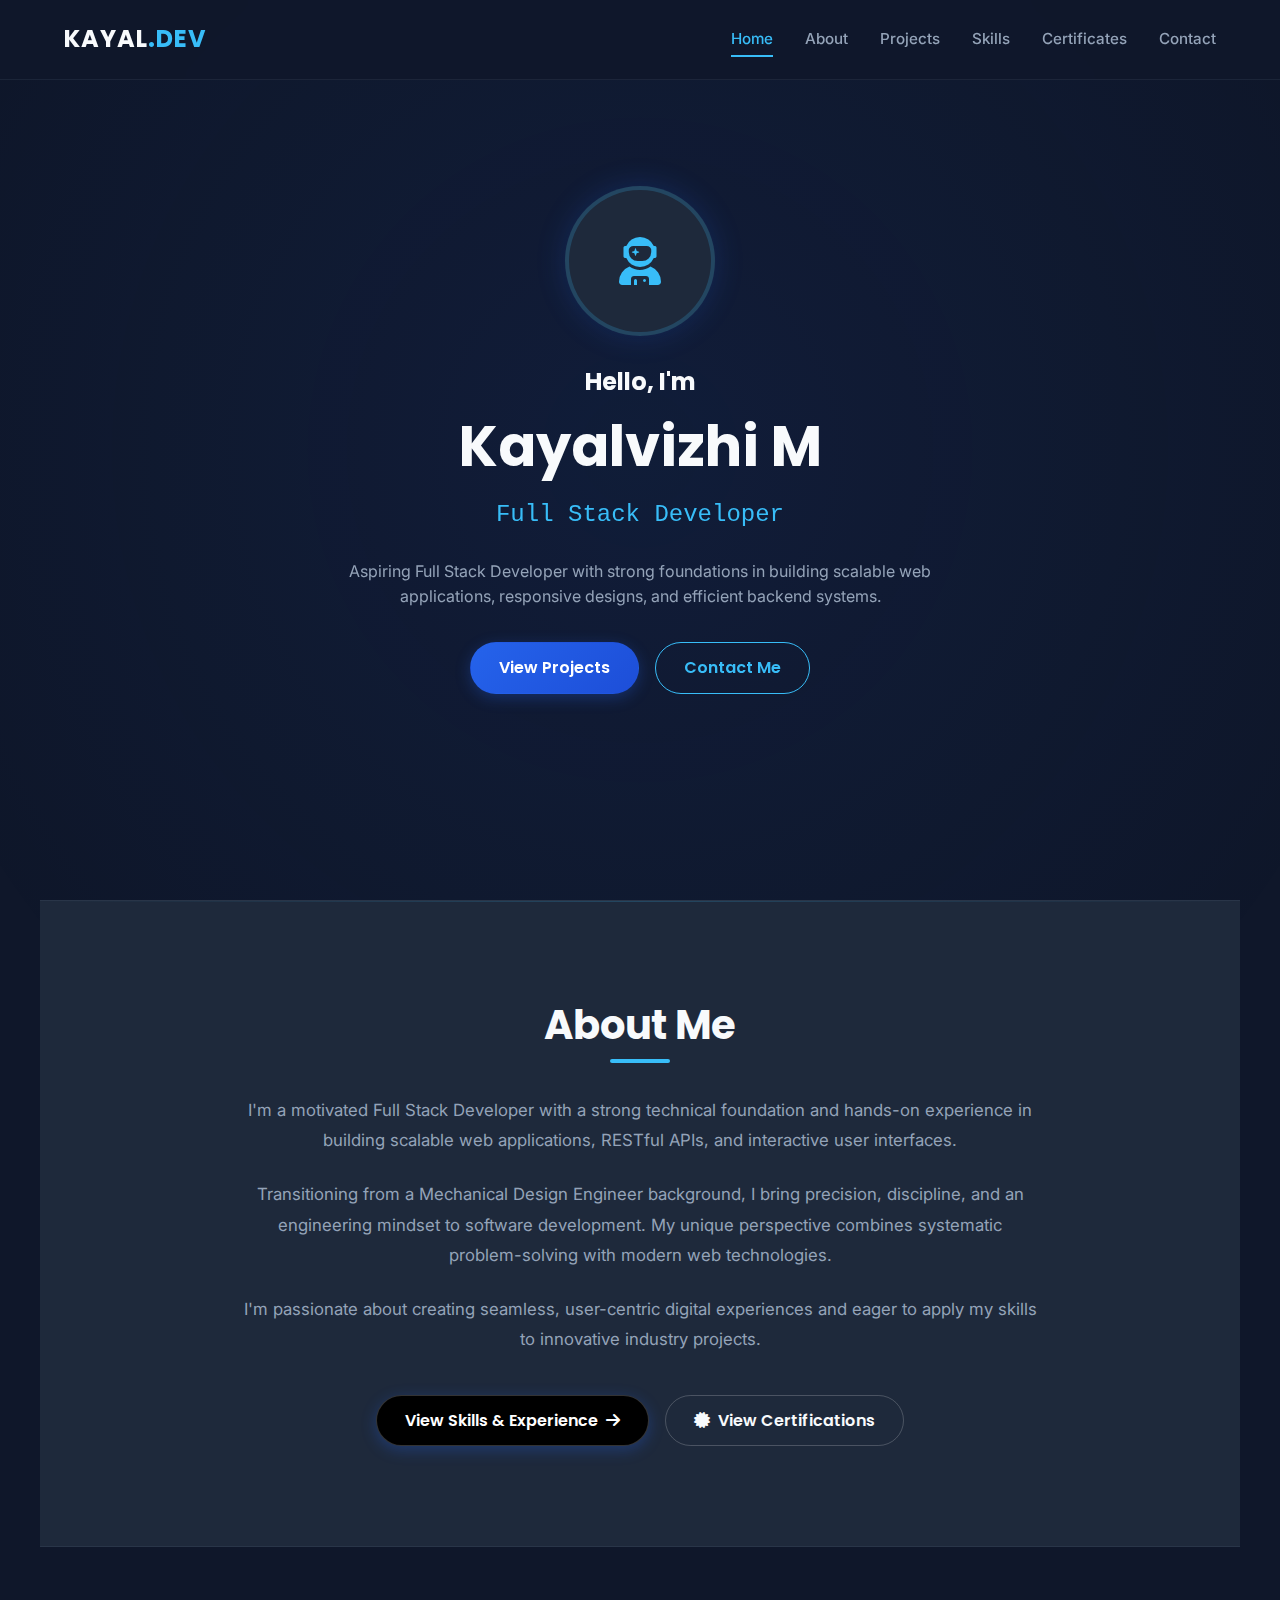
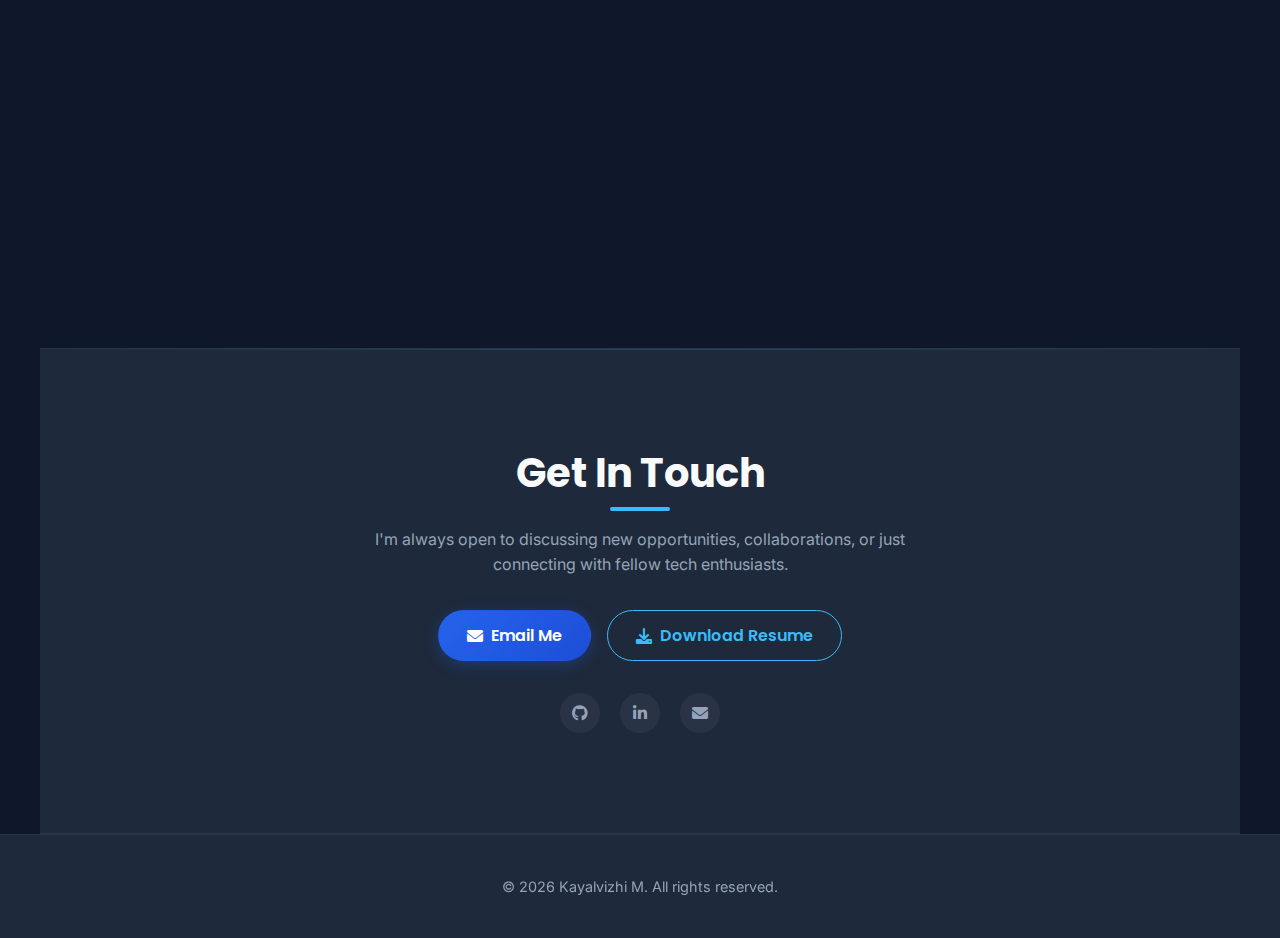
<file: Portfolio/index.html>
<!DOCTYPE html>
<html lang="en">

<head>
    <meta charset="UTF-8">
    <meta name="viewport" content="width=device-width, initial-scale=1.0">
    <title>Kayalvizhi M | Portfolio</title>
    <!-- Fonts -->
    <link
        href="https://fonts.googleapis.com/css2?family=Poppins:wght@400;600;700&family=Inter:wght@300;400;500;600&display=swap"
        rel="stylesheet">
    <!-- Icons -->
    <link rel="stylesheet" href="https://cdnjs.cloudflare.com/ajax/libs/font-awesome/6.0.0/css/all.min.css">
    <!-- CSS -->
    <link rel="stylesheet" href="css/style.css">
</head>

<body>

    <!-- Navigation -->
    <nav class="navbar">
        <a href="index.html" class="brand">Kayal<span>.dev</span></a>
        <div class="nav-links">
            <a href="index.html" class="active">Home</a>
            <a href="about.html">About</a>
            <a href="projects.html">Projects</a>
            <a href="skills.html">Skills</a>
            <a href="certificates.html">Certificates</a>
            <a href="contact.html">Contact</a>
        </div>
        <div class="menu-btn"><i class="fas fa-bars"></i></div>
    </nav>

    <!-- Hero Section -->
    <section class="hero">
        <div class="container text-center">
            <div class="profile-img-wrapper">
                <!-- Placeholder for profile -- icon used for now -->
                <div class="profile-img"
                    style="display: flex; align-items: center; justify-content: center; background: #1e293b; margin: 0 auto 2rem auto;">
                    <i class="fas fa-user-astronaut" style="font-size: 3rem; color: #38bdf8;"></i>
                </div>
            </div>

            <h3>Hello, I'm</h3>
            <h1>Kayalvizhi M</h1>

            <!-- Professional Role -->
            <div class="typing-text" style="height: auto;">
                Full Stack Developer
            </div>

            <p class="text-muted" style="max-width: 600px; margin: 0 auto 2rem auto;">
                Aspiring Full Stack Developer with strong foundations in building scalable web applications,
                responsive designs, and efficient backend systems.
            </p>

            <div class="flex justify-center gap-4">
                <a href="projects.html" class="btn btn-primary">View Projects</a>
                <a href="contact.html" class="btn btn-outline">Contact Me</a>
            </div>
        </div>
    </section>

    <!-- About Me Section -->
    <section class="section-alt">
        <div class="container text-center">
            <h2 style="font-size: 2.5rem; margin-bottom: 2rem;">About Me</h2>

            <p class="text-muted"
                style="max-width: 800px; margin: 0 auto 1.5rem auto; font-size: 1.05rem; line-height: 1.8;">
                I'm a motivated Full Stack Developer with a strong technical foundation and hands-on experience in
                building scalable web applications, RESTful APIs, and interactive user interfaces.
            </p>

            <p class="text-muted"
                style="max-width: 800px; margin: 0 auto 1.5rem auto; font-size: 1.05rem; line-height: 1.8;">
                Transitioning from a Mechanical Design Engineer background, I bring precision, discipline, and an
                engineering mindset to software development. My unique perspective combines systematic problem-solving
                with modern web technologies.
            </p>

            <p class="text-muted"
                style="max-width: 800px; margin: 0 auto 2.5rem auto; font-size: 1.05rem; line-height: 1.8;">
                I'm passionate about creating seamless, user-centric digital experiences and eager to apply my skills to
                innovative industry projects.
            </p>

            <div class="flex justify-center gap-4">
                <a href="about.html" class="btn btn-primary"
                    style="background: black; border: 1px solid rgba(255,255,255,0.2); color: white;">
                    View Skills & Experience <i class="fas fa-arrow-right" style="margin-left: 8px;"></i>
                </a>
                <a href="certificates.html" class="btn btn-outline"
                    style="color: var(--text-primary); border-color: rgba(255,255,255,0.2);">
                    <i class="fas fa-certificate" style="margin-right: 8px;"></i> View Certifications
                </a>
            </div>
        </div>
    </section>

    <!-- Quick Preview Section -->
    <section>
        <div class="container">
            <div class="grid-3">
                <div class="glass-card text-center">
                    <i class="fas fa-code text-accent" style="font-size: 2rem; margin-bottom: 1rem;"></i>
                    <h4>Frontend Dev</h4>
                    <p class="text-muted text-sm mt-4">Crafting responsive and interactive user interfaces.</p>
                </div>
                <div class="glass-card text-center">
                    <i class="fas fa-server text-accent" style="font-size: 2rem; margin-bottom: 1rem;"></i>
                    <h4>Backend Dev</h4>
                    <p class="text-muted text-sm mt-4">Building robust APIs and server-side logic.</p>
                </div>
                <div class="glass-card text-center">
                    <i class="fas fa-database text-accent" style="font-size: 2rem; margin-bottom: 1rem;"></i>
                    <h4>Database Management</h4>
                    <p class="text-muted text-sm mt-4">Designing efficient database schemas and queries.</p>
                </div>
            </div>
        </div>
    </section>

    <!-- Get In Touch Section -->
    <section class="section-alt">
        <div class="container text-center">
            <h2 style="font-size: 2.5rem; margin-bottom: 1rem;">Get In Touch</h2>
            <p class="text-muted" style="max-width: 600px; margin: 0 auto 2rem auto;">
                I'm always open to discussing new opportunities, collaborations, or just connecting with fellow tech
                enthusiasts.
            </p>

            <div class="flex justify-center gap-4" style="margin-bottom: 2rem;">
                <a href="mailto:kayalvizhim059@gmail.com" class="btn btn-primary">
                    <i class="fas fa-envelope" style="margin-right: 8px;"></i> Email Me
                </a>
                <a href="Final resume-Kayal.pdf" target="_blank" class="btn btn-outline">
                    <i class="fas fa-download" style="margin-right: 8px;"></i> Download Resume
                </a>
            </div>

            <div class="social-icons">
                <a href="https://github.com/Kayal63/" target="_blank"><i class="fab fa-github"></i></a>
                <a href="https://linkedin.com/in/kayalvizhim" target="_blank"><i class="fab fa-linkedin-in"></i></a>
                <a href="mailto:kayalvizhim059@gmail.com"><i class="fas fa-envelope"></i></a>
            </div>
        </div>
    </section>

    <!-- Footer -->
    <footer>
        <div class="container">
            <p class="text-muted" style="font-size: 0.9rem;">&copy; 2026 Kayalvizhi M. All rights reserved.</p>
        </div>
    </footer>

    <script src="js/script.js"></script>
</body>

</html>
</file>
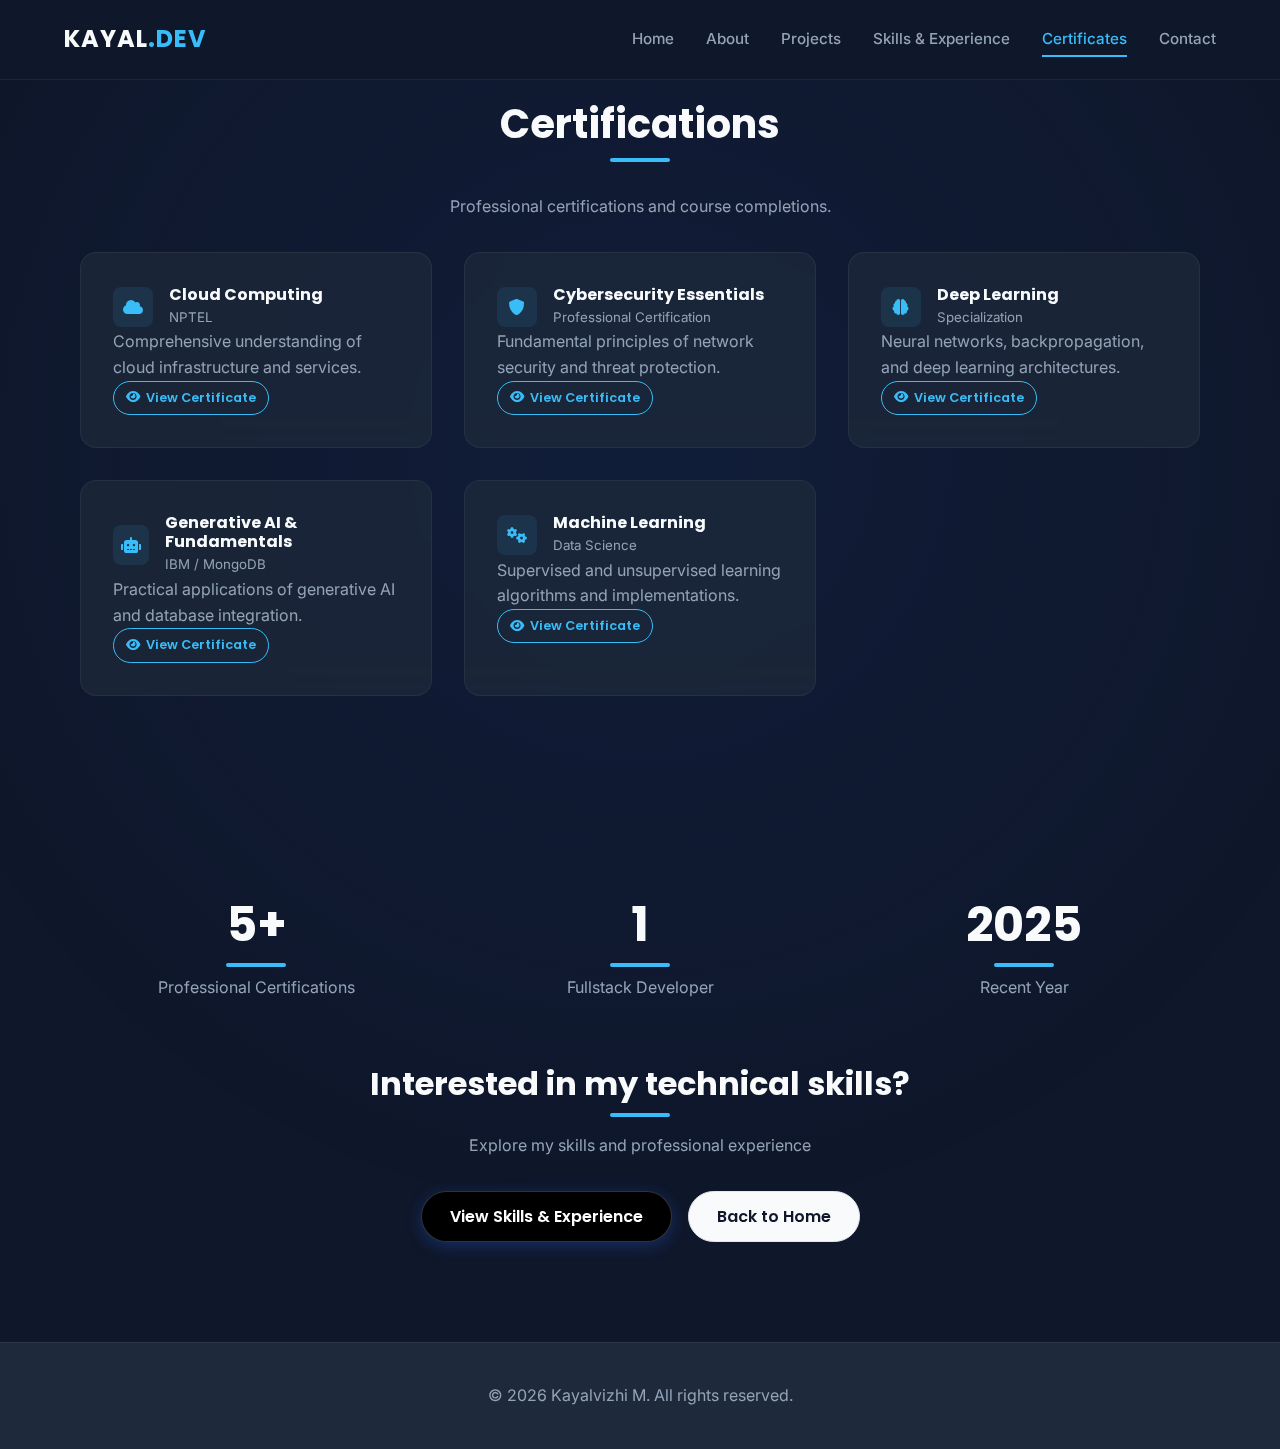
<file: Portfolio/certificates.html>
<!DOCTYPE html>
<html lang="en">

<head>
    <meta charset="UTF-8">
    <meta name="viewport" content="width=device-width, initial-scale=1.0">
    <title>Certificates | Kayalvizhi M</title>
    <link
        href="https://fonts.googleapis.com/css2?family=Poppins:wght@400;600;700&family=Inter:wght@300;400;500;600&display=swap"
        rel="stylesheet">
    <link rel="stylesheet" href="https://cdnjs.cloudflare.com/ajax/libs/font-awesome/6.0.0/css/all.min.css">
    <link rel="stylesheet" href="css/style.css">
</head>

<body>

    <nav class="navbar">
        <a href="index.html" class="brand">Kayal<span>.dev</span></a>
        <div class="nav-links">
            <a href="index.html">Home</a>
            <a href="about.html">About</a>
            <a href="projects.html">Projects</a>
            <a href="skills.html">Skills & Experience</a>
            <a href="certificates.html" class="active">Certificates</a>
            <a href="contact.html">Contact</a>
        </div>
        <div class="menu-btn"><i class="fas fa-bars"></i></div>
    </nav>

    <section>
        <div class="container">


            <div class="text-center mb-8">
                <h2>Certifications</h2>
                <p class="text-muted">Professional certifications and course completions.</p>
            </div>

            <div class="grid-2">

                <!-- Certificate 1 -->
                <div class="glass-card">
                    <div class="flex items-center gap-4 mb-3">
                        <div
                            style="background: rgba(56, 189, 248, 0.1); width: 40px; height: 40px; display: flex; align-items: center; justify-content: center; border-radius: 8px;">
                            <i class="fas fa-cloud text-accent"></i>
                        </div>
                        <div>
                            <h4 style="font-size: 1rem; margin: 0;">Cloud Computing</h4>
                            <small class="text-muted">NPTEL</small>
                        </div>
                    </div>
                    <p class="text-muted text-sm mb-4">Comprehensive understanding of cloud infrastructure and services.
                    </p>
                    <a href="Cloud Computing.pdf" target="_blank" class="btn btn-outline"
                        style="font-size: 0.8rem; padding: 6px 12px;">
                        <i class="fas fa-eye" style="margin-right: 6px;"></i> View Certificate
                    </a>
                </div>

                <!-- Certificate 2 -->
                <div class="glass-card">
                    <div class="flex items-center gap-4 mb-3">
                        <div
                            style="background: rgba(56, 189, 248, 0.1); width: 40px; height: 40px; display: flex; align-items: center; justify-content: center; border-radius: 8px;">
                            <i class="fas fa-shield-alt text-accent"></i>
                        </div>
                        <div>
                            <h4 style="font-size: 1rem; margin: 0;">Cybersecurity Essentials</h4>
                            <small class="text-muted">Professional Certification</small>
                        </div>
                    </div>
                    <p class="text-muted text-sm mb-4">Fundamental principles of network security and threat protection.
                    </p>
                    <a href="Cybersecurity.pdf" target="_blank" class="btn btn-outline"
                        style="font-size: 0.8rem; padding: 6px 12px;">
                        <i class="fas fa-eye" style="margin-right: 6px;"></i> View Certificate
                    </a>
                </div>

                <!-- Certificate 3 -->
                <div class="glass-card">
                    <div class="flex items-center gap-4 mb-3">
                        <div
                            style="background: rgba(56, 189, 248, 0.1); width: 40px; height: 40px; display: flex; align-items: center; justify-content: center; border-radius: 8px;">
                            <i class="fas fa-brain text-accent"></i>
                        </div>
                        <div>
                            <h4 style="font-size: 1rem; margin: 0;">Deep Learning</h4>
                            <small class="text-muted">Specialization</small>
                        </div>
                    </div>
                    <p class="text-muted text-sm mb-4">Neural networks, backpropagation, and deep learning
                        architectures.</p>
                    <a href="Deep Learnig.pdf" target="_blank" class="btn btn-outline"
                        style="font-size: 0.8rem; padding: 6px 12px;">
                        <i class="fas fa-eye" style="margin-right: 6px;"></i> View Certificate
                    </a>
                </div>

                <!-- Certificate 4 -->
                <div class="glass-card">
                    <div class="flex items-center gap-4 mb-3">
                        <div
                            style="background: rgba(56, 189, 248, 0.1); width: 40px; height: 40px; display: flex; align-items: center; justify-content: center; border-radius: 8px;">
                            <i class="fas fa-robot text-accent"></i>
                        </div>
                        <div>
                            <h4 style="font-size: 1rem; margin: 0;">Generative AI & Fundamentals</h4>
                            <small class="text-muted">IBM / MongoDB</small>
                        </div>
                    </div>
                    <p class="text-muted text-sm mb-4">Practical applications of generative AI and database integration.
                    </p>
                    <a href="Learn ai.pdf" target="_blank" class="btn btn-outline"
                        style="font-size: 0.8rem; padding: 6px 12px;">
                        <i class="fas fa-eye" style="margin-right: 6px;"></i> View Certificate
                    </a>
                </div>

                <!-- Certificate 5 -->
                <div class="glass-card">
                    <div class="flex items-center gap-4 mb-3">
                        <div
                            style="background: rgba(56, 189, 248, 0.1); width: 40px; height: 40px; display: flex; align-items: center; justify-content: center; border-radius: 8px;">
                            <i class="fas fa-cogs text-accent"></i>
                        </div>
                        <div>
                            <h4 style="font-size: 1rem; margin: 0;">Machine Learning</h4>
                            <small class="text-muted">Data Science</small>
                        </div>
                    </div>
                    <p class="text-muted text-sm mb-4">Supervised and unsupervised learning algorithms and
                        implementations.</p>
                    <a href="Machine Learning.pdf" target="_blank" class="btn btn-outline"
                        style="font-size: 0.8rem; padding: 6px 12px;">
                        <i class="fas fa-eye" style="margin-right: 6px;"></i> View Certificate
                    </a>
                </div>

            </div>

        </div>
    </section>

    <!-- Stats & CTA Section -->
    <section>
        <div class="container">
            <!-- Stats -->
            <div class="grid-3 text-center" style="margin-bottom: 4rem;">
                <div>
                    <h2 style="font-size: 3rem; margin-bottom: 0.5rem; color: var(--text-primary);">5+</h2>
                    <p class="text-muted">Professional Certifications</p>
                </div>
                <div>
                    <h2 style="font-size: 3rem; margin-bottom: 0.5rem; color: var(--text-primary);">1</h2>
                    <p class="text-muted">Fullstack Developer</p>
                </div>
                <div>
                    <h2 style="font-size: 3rem; margin-bottom: 0.5rem; color: var(--text-primary);">2025</h2>
                    <p class="text-muted">Recent Year</p>
                </div>
            </div>

            <!-- CTA -->
            <div class="text-center">
                <h2 style="font-size: 2rem; margin-bottom: 1rem;">Interested in my technical skills?</h2>
                <p class="text-muted" style="margin-bottom: 2rem;">Explore my skills and professional experience</p>

                <div class="flex justify-center gap-4">
                    <a href="skills.html" class="btn btn-primary"
                        style="background: black; border: 1px solid rgba(255,255,255,0.2); color: white;">
                        View Skills & Experience
                    </a>
                    <a href="index.html" class="btn btn-outline"
                        style="background: #F8FAFC; color: #0F172A; border: 1px solid #E2E8F0; font-weight: 600;">
                        Back to Home
                    </a>
                </div>
            </div>
        </div>
    </section>

    <footer>
        <div class="container text-center">
            <p class="text-muted">&copy; 2026 Kayalvizhi M. All rights reserved.</p>
        </div>
    </footer>

    <script src="js/script.js"></script>
</body>

</html>
</file>
<file: Portfolio/css/style.css>
/* 
 * Portfolio Website Styles (Dark Blue Premium)
 * Theme: Corporate Professional
 * Colors: Dark Blue (#0F172A), Accent Blue (#38BDF8), Text White (#F8FAFC)
 */

/* -------------------------------------------------- */
/* 1. Variables & Global Reset                        */
/* -------------------------------------------------- */
:root {
    --bg-primary: #0F172A;
    /* Slate 900 */
    --bg-secondary: #1E293B;
    /* Slate 800 */
    --accent: #38BDF8;
    /* Sky 400 */
    --accent-glow: rgba(56, 189, 248, 0.3);
    --text-primary: #F8FAFC;
    /* Slate 50 */
    --text-secondary: #94A3B8;
    /* Slate 400 */
    --card-bg: rgba(30, 41, 59, 0.7);
    /* Custom Glass */
    --border: rgba(148, 163, 184, 0.1);

    --font-heading: 'Poppins', sans-serif;
    --font-body: 'Inter', sans-serif;

    --nav-height: 80px;
}

* {
    margin: 0;
    padding: 0;
    box-sizing: border-box;
}

body {
    background-color: var(--bg-primary);
    color: var(--text-primary);
    font-family: var(--font-body);
    line-height: 1.6;
    overflow-x: hidden;
    position: relative;
}

/* Background Gradient Effect */
body::before {
    content: '';
    position: fixed;
    top: -50%;
    left: -50%;
    width: 200%;
    height: 200%;
    background: radial-gradient(circle at center, rgba(37, 99, 235, 0.08) 0%, transparent 50%);
    z-index: -1;
    pointer-events: none;
}

a {
    text-decoration: none;
    color: inherit;
    transition: all 0.3s ease;
}

ul {
    list-style: none;
}

section {
    padding: 100px 20px;
    max-width: 1200px;
    margin: 0 auto;
}

/* -------------------------------------------------- */
/* 2. Utility Classes                                 */
/* -------------------------------------------------- */
.container {
    max-width: 1200px;
    margin: 0 auto;
    padding: 0 20px;
}

.text-center {
    text-align: center;
}

.text-accent {
    color: var(--accent);
}

.text-muted {
    color: var(--text-secondary);
}

.flex {
    display: flex;
}

.flex-col {
    flex-direction: column;
}

.items-center {
    align-items: center;
}

.justify-center {
    justify-content: center;
}

.justify-between {
    justify-content: space-between;
}

.gap-4 {
    gap: 1rem;
}

.gap-8 {
    gap: 2rem;
}

.mt-4 {
    margin-top: 1rem;
}

.mb-8 {
    margin-bottom: 2rem;
}

/* Grid Layouts */
.grid-2 {
    display: grid;
    grid-template-columns: repeat(auto-fit, minmax(300px, 1fr));
    gap: 2rem;
}

.grid-3 {
    display: grid;
    grid-template-columns: repeat(auto-fit, minmax(280px, 1fr));
    gap: 2rem;
}

/* Typography */
h1,
h2,
h3,
h4 {
    font-family: var(--font-heading);
    font-weight: 700;
    line-height: 1.2;
}

h1 {
    font-size: 3.5rem;
    margin-bottom: 1rem;
}

h2 {
    font-size: 2.5rem;
    margin-bottom: 2rem;
    color: var(--text-primary);
    position: relative;
    display: inline-block;
}

h3 {
    font-size: 1.5rem;
    margin-bottom: 1rem;
}

/* Section Title Underline */
h2::after {
    content: '';
    display: block;
    width: 60px;
    height: 4px;
    background: var(--accent);
    margin: 10px auto 0;
    border-radius: 2px;
}

/* Glassmorphism Card */
.glass-card {
    background: var(--card-bg);
    backdrop-filter: blur(12px);
    -webkit-backdrop-filter: blur(12px);
    border: 1px solid var(--border);
    border-radius: 16px;
    padding: 2rem;
    transition: transform 0.3s ease, box-shadow 0.3s ease, border-color 0.3s ease;
}

.glass-card:hover {
    transform: translateY(-5px);
    box-shadow: 0 10px 30px -10px rgba(0, 0, 0, 0.5);
    border-color: rgba(56, 189, 248, 0.3);
}

/* Buttons */
.btn {
    display: inline-flex;
    align-items: center;
    justify-content: center;
    padding: 12px 28px;
    border-radius: 50px;
    font-weight: 600;
    font-family: var(--font-heading);
    cursor: pointer;
    transition: all 0.3s ease;
    border: 1px solid transparent;
}

.btn-primary {
    background: linear-gradient(135deg, #2563EB 0%, #1D4ED8 100%);
    color: white;
    box-shadow: 0 4px 15px rgba(37, 99, 235, 0.3);
}

.btn-primary:hover {
    box-shadow: 0 6px 20px rgba(37, 99, 235, 0.5);
    transform: translateY(-2px);
}

.btn-outline {
    background: transparent;
    border: 1px solid var(--accent);
    color: var(--accent);
}

.btn-outline:hover {
    background: rgba(56, 189, 248, 0.1);
    box-shadow: 0 0 15px var(--accent-glow);
}

/* -------------------------------------------------- */
/* 3. Navigation                                      */
/* -------------------------------------------------- */
.navbar {
    position: fixed;
    top: 0;
    left: 0;
    width: 100%;
    height: var(--nav-height);
    background: rgba(15, 23, 42, 0.85);
    backdrop-filter: blur(10px);
    border-bottom: 1px solid var(--border);
    z-index: 1000;
    display: flex;
    align-items: center;
    justify-content: space-between;
    padding: 0 5%;
}

.brand {
    font-family: var(--font-heading);
    font-size: 1.5rem;
    font-weight: 700;
    color: var(--text-primary);
    text-transform: uppercase;
    letter-spacing: 1px;
}

.brand span {
    color: var(--accent);
}

.nav-links {
    display: flex;
    gap: 2rem;
}

.nav-links a {
    font-size: 0.95rem;
    font-weight: 500;
    color: var(--text-secondary);
    position: relative;
}

.nav-links a:hover,
.nav-links a.active {
    color: var(--accent);
}

.nav-links a::after {
    content: '';
    position: absolute;
    width: 0;
    height: 2px;
    bottom: -5px;
    left: 0;
    background-color: var(--accent);
    transition: width 0.3s ease;
}

.nav-links a:hover::after,
.nav-links a.active::after {
    width: 100%;
}

/* Mobile Menu Button */
.menu-btn {
    display: none;
    font-size: 1.5rem;
    color: var(--text-primary);
    cursor: pointer;
}

/* -------------------------------------------------- */
/* 4. Page Specific Styles                            */
/* -------------------------------------------------- */

/* Home - Hero */
.hero {
    min-height: 100vh;
    display: flex;
    flex-direction: column;
    justify-content: center;
    align-items: center;
    text-align: center;
    padding-top: var(--nav-height);
}

.profile-img {
    width: 150px;
    height: 150px;
    border-radius: 50%;
    object-fit: cover;
    border: 4px solid rgba(56, 189, 248, 0.2);
    box-shadow: 0 0 30px rgba(37, 99, 235, 0.2);
    margin-bottom: 2rem;
}

.typing-text {
    font-size: 1.5rem;
    color: var(--accent);
    font-family: 'Courier New', monospace;
    margin-bottom: 1.5rem;
    min-height: 1.6em;
}

/* About - Timeline */
.timeline {
    position: relative;
    max-width: 800px;
    margin: 0 auto;
    padding: 2rem 0;
}

.timeline::after {
    content: '';
    position: absolute;
    width: 2px;
    background: var(--bg-secondary);
    top: 0;
    bottom: 0;
    left: 20px;
    /* Aligns with the circles */
}

.timeline-item {
    position: relative;
    padding-left: 60px;
    margin-bottom: 2.5rem;
}

.timeline-dot {
    position: absolute;
    width: 16px;
    height: 16px;
    background: var(--accent);
    border-radius: 50%;
    left: 13px;
    top: 5px;
    z-index: 10;
    box-shadow: 0 0 0 4px rgba(56, 189, 248, 0.2);
}

.timeline-content h4 {
    color: var(--accent);
    margin-bottom: 0.5rem;
}

.timeline-content .date {
    font-size: 0.85rem;
    color: var(--text-secondary);
    margin-bottom: 0.5rem;
    display: block;
}

/* Skills */
.skill-bar {
    background: var(--bg-secondary);
    height: 8px;
    border-radius: 4px;
    margin-top: 10px;
    overflow: hidden;
}

.skill-progress {
    height: 100%;
    background: var(--accent);
    border-radius: 4px;
    width: 0;
    /* Animated via JS */
    transition: width 1.5s ease-in-out;
}

/* Contact Form */
.form-group {
    margin-bottom: 1.5rem;
}

.form-control {
    width: 100%;
    padding: 12px 16px;
    background: rgba(30, 41, 59, 0.5);
    border: 1px solid var(--border);
    border-radius: 8px;
    color: var(--text-primary);
    font-family: var(--font-body);
}

.form-control:focus {
    outline: none;
    border-color: var(--accent);
    box-shadow: 0 0 0 2px rgba(56, 189, 248, 0.1);
}

/* Footer */
footer {
    background: var(--bg-secondary);
    padding: 40px 0;
    text-align: center;
    margin-top: auto;
    border-top: 1px solid var(--border);
}

.social-icons {
    display: flex;
    justify-content: center;
    gap: 20px;
    margin-top: 20px;
}

.social-icons a {
    width: 40px;
    height: 40px;
    display: flex;
    align-items: center;
    justify-content: center;
    border-radius: 50%;
    background: rgba(255, 255, 255, 0.05);
    color: var(--text-secondary);
    transition: all 0.3s ease;
}

.social-icons a:hover {
    background: var(--accent);
    color: white;
    transform: translateY(-3px);
    box-shadow: 0 5px 15px rgba(56, 189, 248, 0.3);
}

/* Section Separation Styles */
.section-alt {
    background-color: var(--bg-secondary);
    border-top: 1px solid var(--border);
    border-bottom: 1px solid var(--border);
    position: relative;
    padding: 100px 20px;
}

.section-alt::before {
    content: '';
    position: absolute;
    top: 0;
    left: 0;
    width: 100%;
    height: 1px;
    background: linear-gradient(90deg, transparent, var(--accent), transparent);
    opacity: 0.2;
}

/* Responsive */
@media (max-width: 768px) {
    h1 {
        font-size: 2.5rem;
    }

    h2 {
        font-size: 2rem;
    }

    .navbar {
        padding: 0 20px;
    }

    .nav-links {
        display: none;
        /* Add mobile menu JS later if needed */
    }

    .menu-btn {
        display: block;
    }
}
</file>
